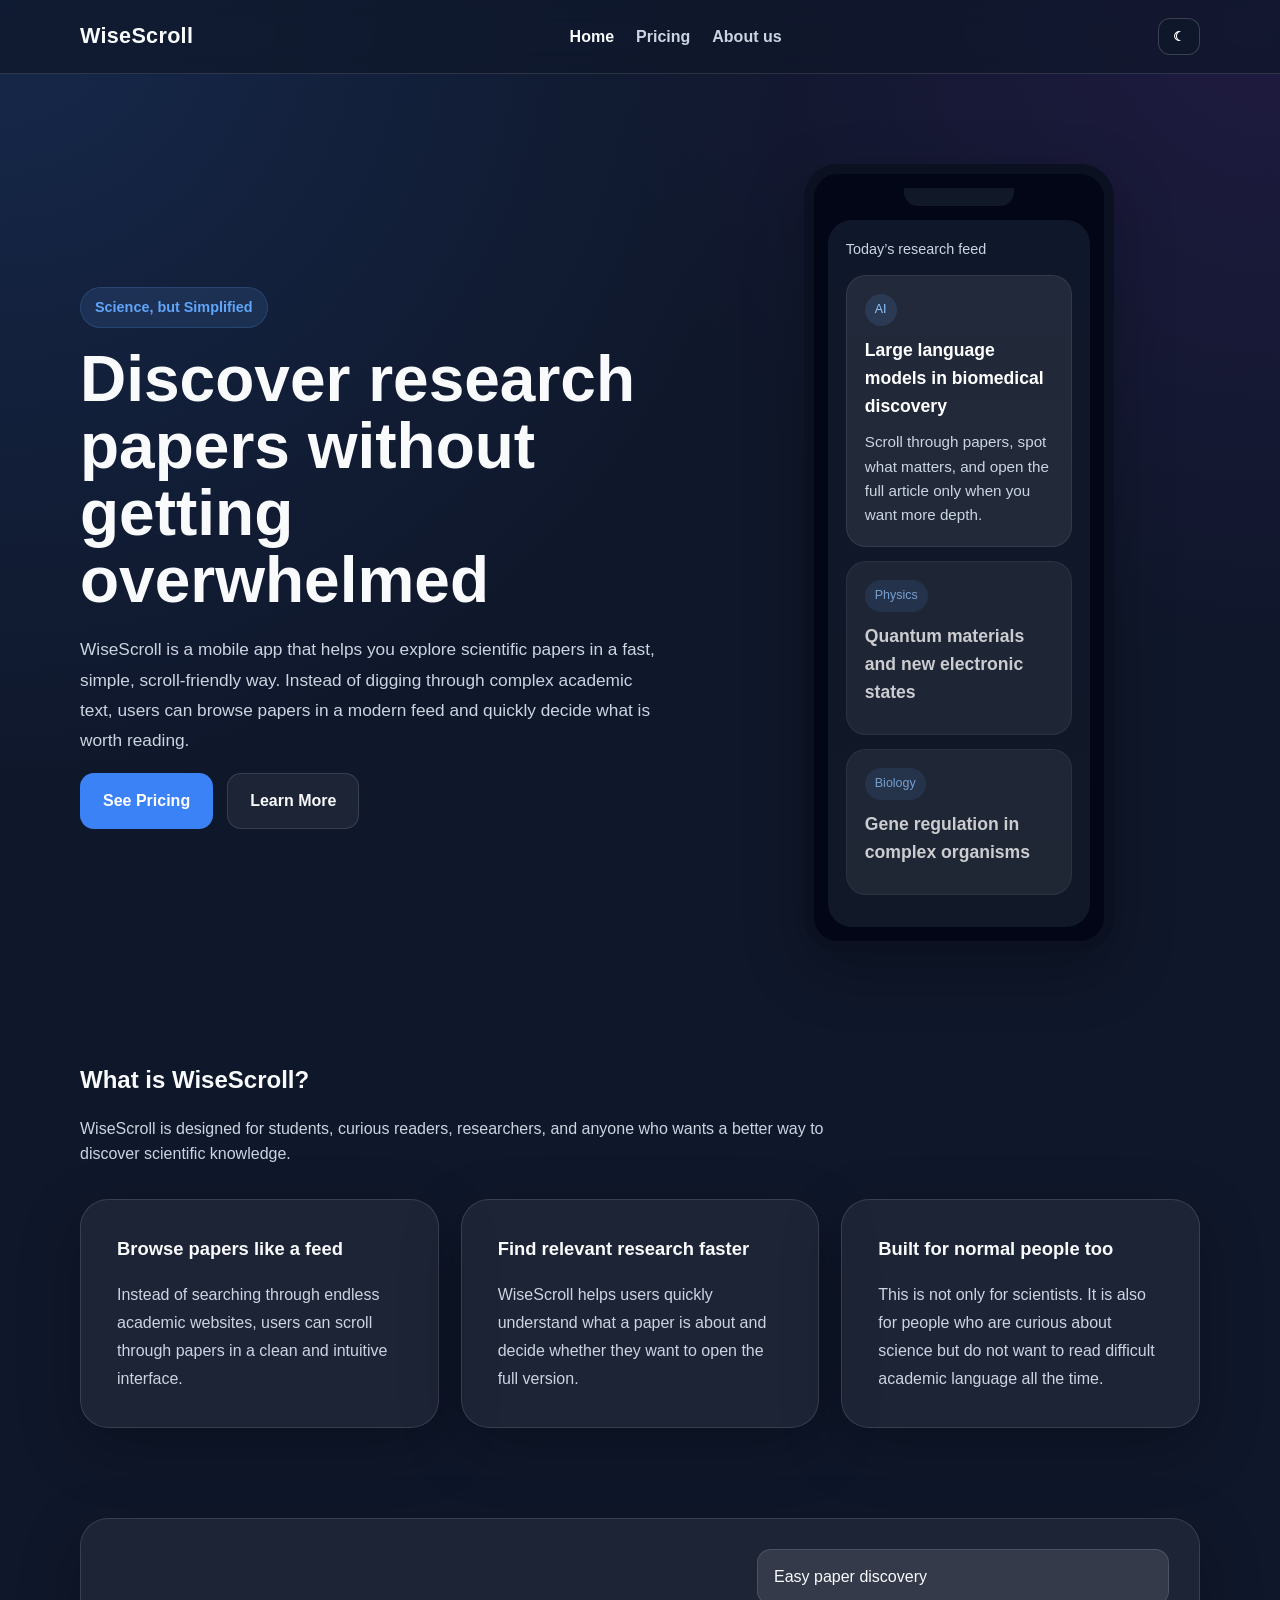
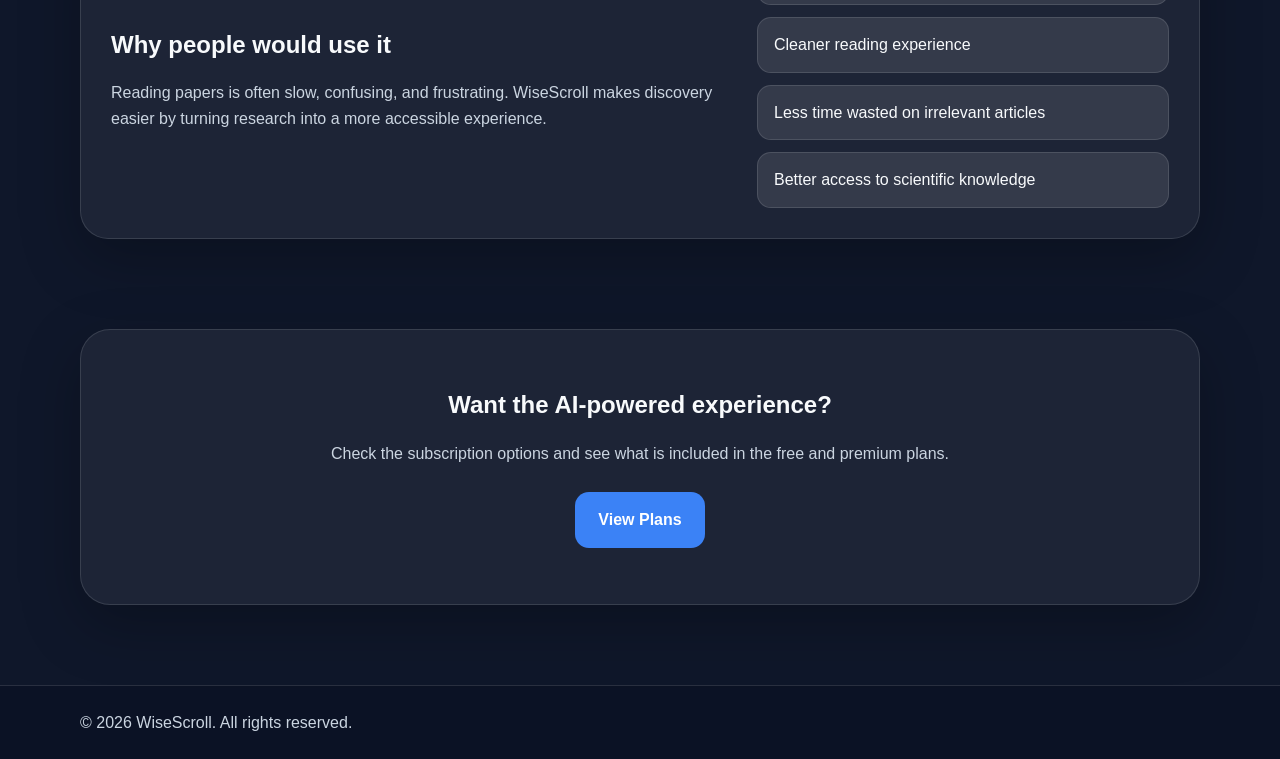
<file: index.html>
<!DOCTYPE html>
<html lang="en">
<head>
  <meta charset="UTF-8" />
  <meta name="viewport" content="width=device-width, initial-scale=1.0" />
  <title>WiseScroll — Research made simple</title>
  <link rel="stylesheet" href="style.css" />
</head>
<body>
  <header class="navbar">
    <div class="container nav-content">
      <div class="logo">WiseScroll</div>
      <nav>
        <ul class="nav-links">
          <li><a href="index.html" class="active">Home</a></li>
          <li><a href="pricing.html">Pricing</a></li>
          <li><a href="about.html">About us</a></li>
        </ul>
      </nav>
      <button id="themeToggle" class="theme-toggle">Toggle Theme</button>
    </div>
  </header>

  <main>
    <section class="hero">
      <div class="container hero-grid">
        <div class="hero-text">
          <span class="badge">Science, but Simplified</span>
          <h1>Discover research papers without getting overwhelmed</h1>
          <p class="hero-description">
            WiseScroll is a mobile app that helps you explore scientific papers in a fast,
            simple, scroll-friendly way. Instead of digging through complex academic text,
            users can browse papers in a modern feed and quickly decide what is worth reading.
          </p>
          <div class="hero-buttons">
            <a href="pricing.html" class="btn btn-primary">See Pricing</a>
            <a href="#how-it-works" class="btn btn-secondary">Learn More</a>
          </div>
        </div>

        <div class="phone-card">
          <div class="phone">
            <div class="phone-notch"></div>
            <div class="phone-screen">
              <p class="mini-label">Today’s research feed</p>
              <div class="paper-card">
                <span class="paper-tag">AI</span>
                <h3>Large language models in biomedical discovery</h3>
                <p>
                  Scroll through papers, spot what matters, and open the full article only when
                  you want more depth.
                </p>
              </div>
              <div class="paper-card muted">
                <span class="paper-tag">Physics</span>
                <h3>Quantum materials and new electronic states</h3>
              </div>
              <div class="paper-card muted">
                <span class="paper-tag">Biology</span>
                <h3>Gene regulation in complex organisms</h3>
              </div>
            </div>
          </div>
        </div>
      </div>
    </section>

    <section class="features" id="how-it-works">
      <div class="container">
        <h2>What is WiseScroll?</h2>
        <p class="section-subtitle">
          WiseScroll is designed for students, curious readers, researchers, and anyone who wants
          a better way to discover scientific knowledge.
        </p>

        <div class="feature-grid">
          <article class="feature-card">
            <h3>Browse papers like a feed</h3>
            <p>
              Instead of searching through endless academic websites, users can scroll through
              papers in a clean and intuitive interface.
            </p>
          </article>

          <article class="feature-card">
            <h3>Find relevant research faster</h3>
            <p>
              WiseScroll helps users quickly understand what a paper is about and decide whether
              they want to open the full version.
            </p>
          </article>

          <article class="feature-card">
            <h3>Built for normal people too</h3>
            <p>
              This is not only for scientists. It is also for people who are curious about science
              but do not want to read difficult academic language all the time.
            </p>
          </article>
        </div>
      </div>
    </section>

    <section class="highlight">
      <div class="container highlight-box">
        <div>
          <h2>Why people would use it</h2>
          <p>
            Reading papers is often slow, confusing, and frustrating. WiseScroll makes discovery
            easier by turning research into a more accessible experience.
          </p>
        </div>
        <ul class="highlight-list">
          <li>Easy paper discovery</li>
          <li>Cleaner reading experience</li>
          <li>Less time wasted on irrelevant articles</li>
          <li>Better access to scientific knowledge</li>
        </ul>
      </div>
    </section>

    <section class="cta">
      <div class="container cta-box">
        <h2>Want the AI-powered experience?</h2>
        <p>
          Check the subscription options and see what is included in the free and premium plans.
        </p>
        <a href="pricing.html" class="btn btn-primary">View Plans</a>
      </div>
    </section>
  </main>

  <footer class="footer">
    <div class="container footer-content">
      <p>© 2026 WiseScroll. All rights reserved.</p>
    </div>
  </footer>

  <script src="script.js"></script>
</body>
</html>
</file>
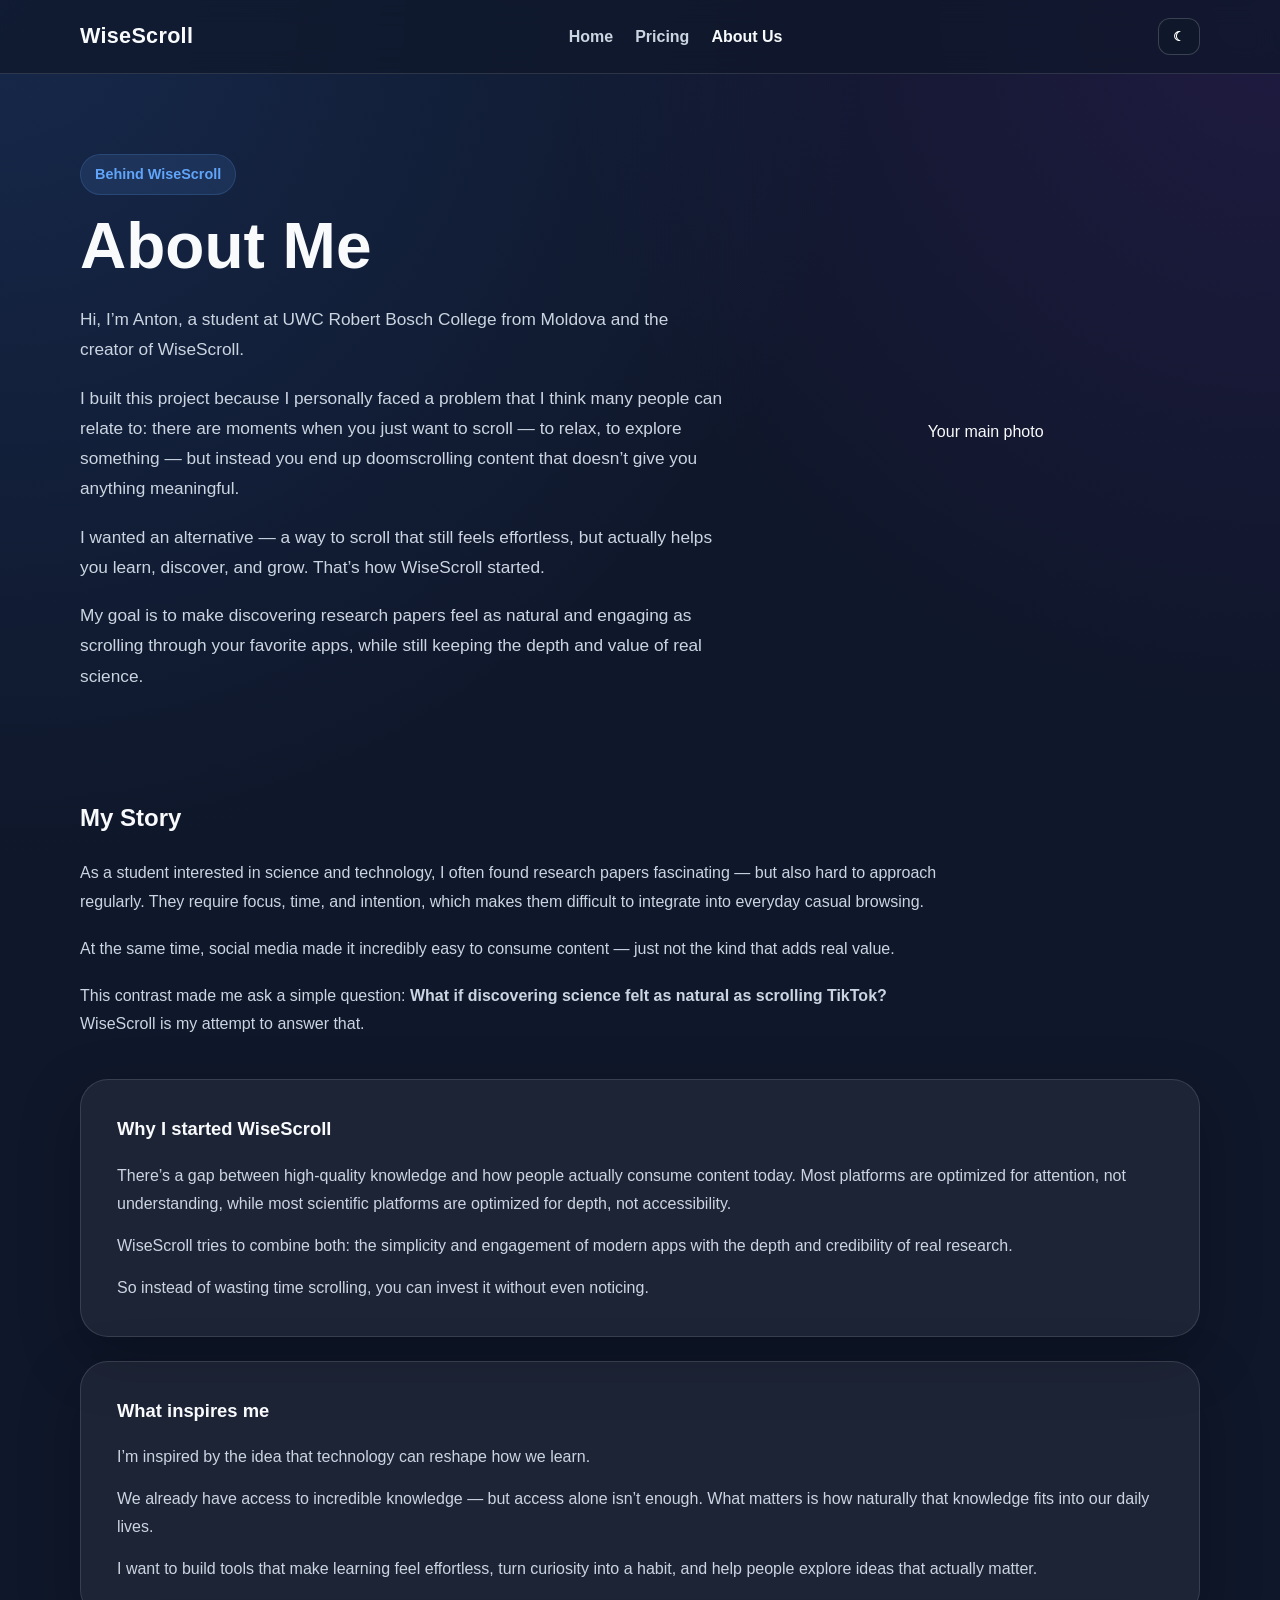
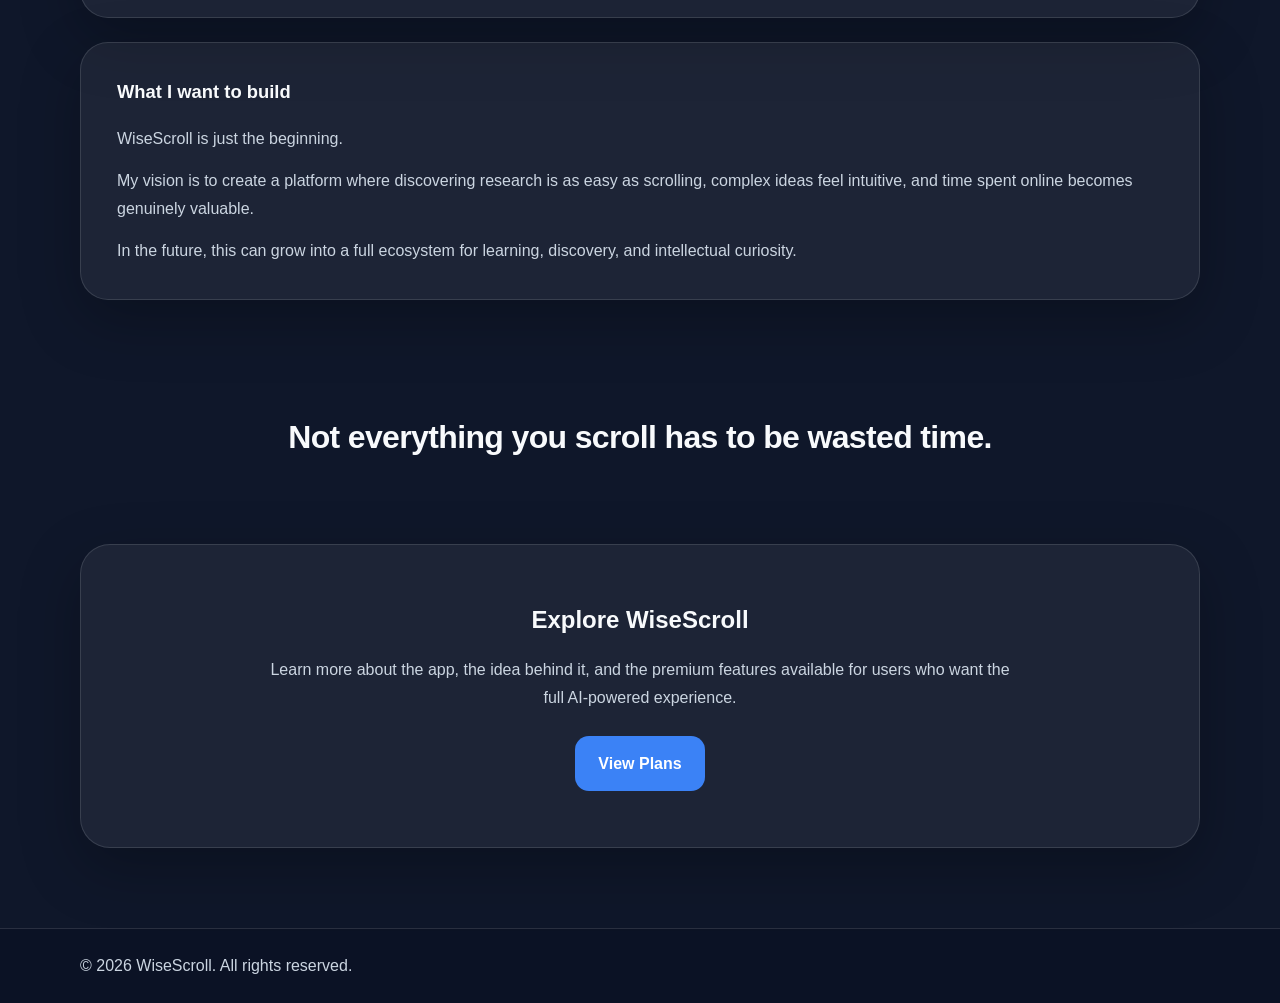
<file: about.html>
<!DOCTYPE html>
<html lang="en">
<head>
  <meta charset="UTF-8" />
  <meta name="viewport" content="width=device-width, initial-scale=1.0" />
  <title>WiseScroll — About Me</title>
  <link rel="stylesheet" href="style.css" />
</head>
<body>
  <header class="navbar">
    <div class="container nav-content">
      <div class="logo">WiseScroll</div>
      <nav>
        <ul class="nav-links">
          <li><a href="index.html">Home</a></li>
          <li><a href="pricing.html">Pricing</a></li>
          <li><a href="about.html" class="active">About Us</a></li>
        </ul>
      </nav>
      <button id="themeToggle" class="theme-toggle">Toggle Theme</button>
    </div>
  </header>

  <main>
    <section class="about-hero">
      <div class="container about-hero-grid">
        <div class="about-hero-text">
          <span class="badge about-badge">Behind WiseScroll</span>
          <h1>About Me</h1>

          <p class="hero-description">
            Hi, I’m Anton, a student at UWC Robert Bosch College from Moldova and the creator of WiseScroll.
          </p>

          <p class="hero-description">
            I built this project because I personally faced a problem that I think many people can relate to:
            there are moments when you just want to scroll — to relax, to explore something — but instead
            you end up doomscrolling content that doesn’t give you anything meaningful.
          </p>

          <p class="hero-description">
            I wanted an alternative — a way to scroll that still feels effortless, but actually helps you
            learn, discover, and grow. That’s how WiseScroll started.
          </p>

          <p class="hero-description">
            My goal is to make discovering research papers feel as natural and engaging as scrolling through
            your favorite apps, while still keeping the depth and value of real science.
          </p>
        </div>

        <div class="about-main-photo">
          <div class="image-placeholder large">
            <span>Your main photo</span>
          </div>
        </div>
      </div>
    </section>

    <section class="about-story">
      <div class="container">
        <h2>My Story</h2>
        <p class="section-subtitle about-intro">
          As a student interested in science and technology, I often found research papers fascinating — but
          also hard to approach regularly. They require focus, time, and intention, which makes them difficult
          to integrate into everyday casual browsing.
        </p>

        <p class="section-subtitle about-intro">
          At the same time, social media made it incredibly easy to consume content — just not the kind that
          adds real value.
        </p>

        <p class="section-subtitle about-intro">
          This contrast made me ask a simple question: <strong>What if discovering science felt as natural as scrolling TikTok?</strong>
          WiseScroll is my attempt to answer that.
        </p>

        <div class="story-grid">
          <article class="feature-card">
            <h3>Why I started WiseScroll</h3>
            <p>
              There’s a gap between high-quality knowledge and how people actually consume content today.
              Most platforms are optimized for attention, not understanding, while most scientific platforms
              are optimized for depth, not accessibility.
            </p>
            <p>
              WiseScroll tries to combine both: the simplicity and engagement of modern apps with the depth
              and credibility of real research.
            </p>
            <p>
              So instead of wasting time scrolling, you can invest it without even noticing.
            </p>
          </article>

          <article class="feature-card">
            <h3>What inspires me</h3>
            <p>
              I’m inspired by the idea that technology can reshape how we learn.
            </p>
            <p>
              We already have access to incredible knowledge — but access alone isn’t enough. What matters
              is how naturally that knowledge fits into our daily lives.
            </p>
            <p>
              I want to build tools that make learning feel effortless, turn curiosity into a habit, and help
              people explore ideas that actually matter.
            </p>
          </article>

          <article class="feature-card">
            <h3>What I want to build</h3>
            <p>
              WiseScroll is just the beginning.
            </p>
            <p>
              My vision is to create a platform where discovering research is as easy as scrolling, complex
              ideas feel intuitive, and time spent online becomes genuinely valuable.
            </p>
            <p>
              In the future, this can grow into a full ecosystem for learning, discovery, and intellectual curiosity.
            </p>
          </article>
        </div>
      </div>
    </section>

    <section class="about-quote-section">
      <div class="container">
        <blockquote class="about-quote">
          Not everything you scroll has to be wasted time.
        </blockquote>
      </div>
    </section>

    <section class="cta">
      <div class="container cta-box">
        <h2>Explore WiseScroll</h2>
        <p>
          Learn more about the app, the idea behind it, and the premium features available for users who want the full AI-powered experience.
        </p>
        <a href="pricing.html" class="btn btn-primary">View Plans</a>
      </div>
    </section>
  </main>

  <footer class="footer">
    <div class="container footer-content">
      <p>© 2026 WiseScroll. All rights reserved.</p>
    </div>
  </footer>

  <script src="script.js"></script>
</body>
</html>
</file>
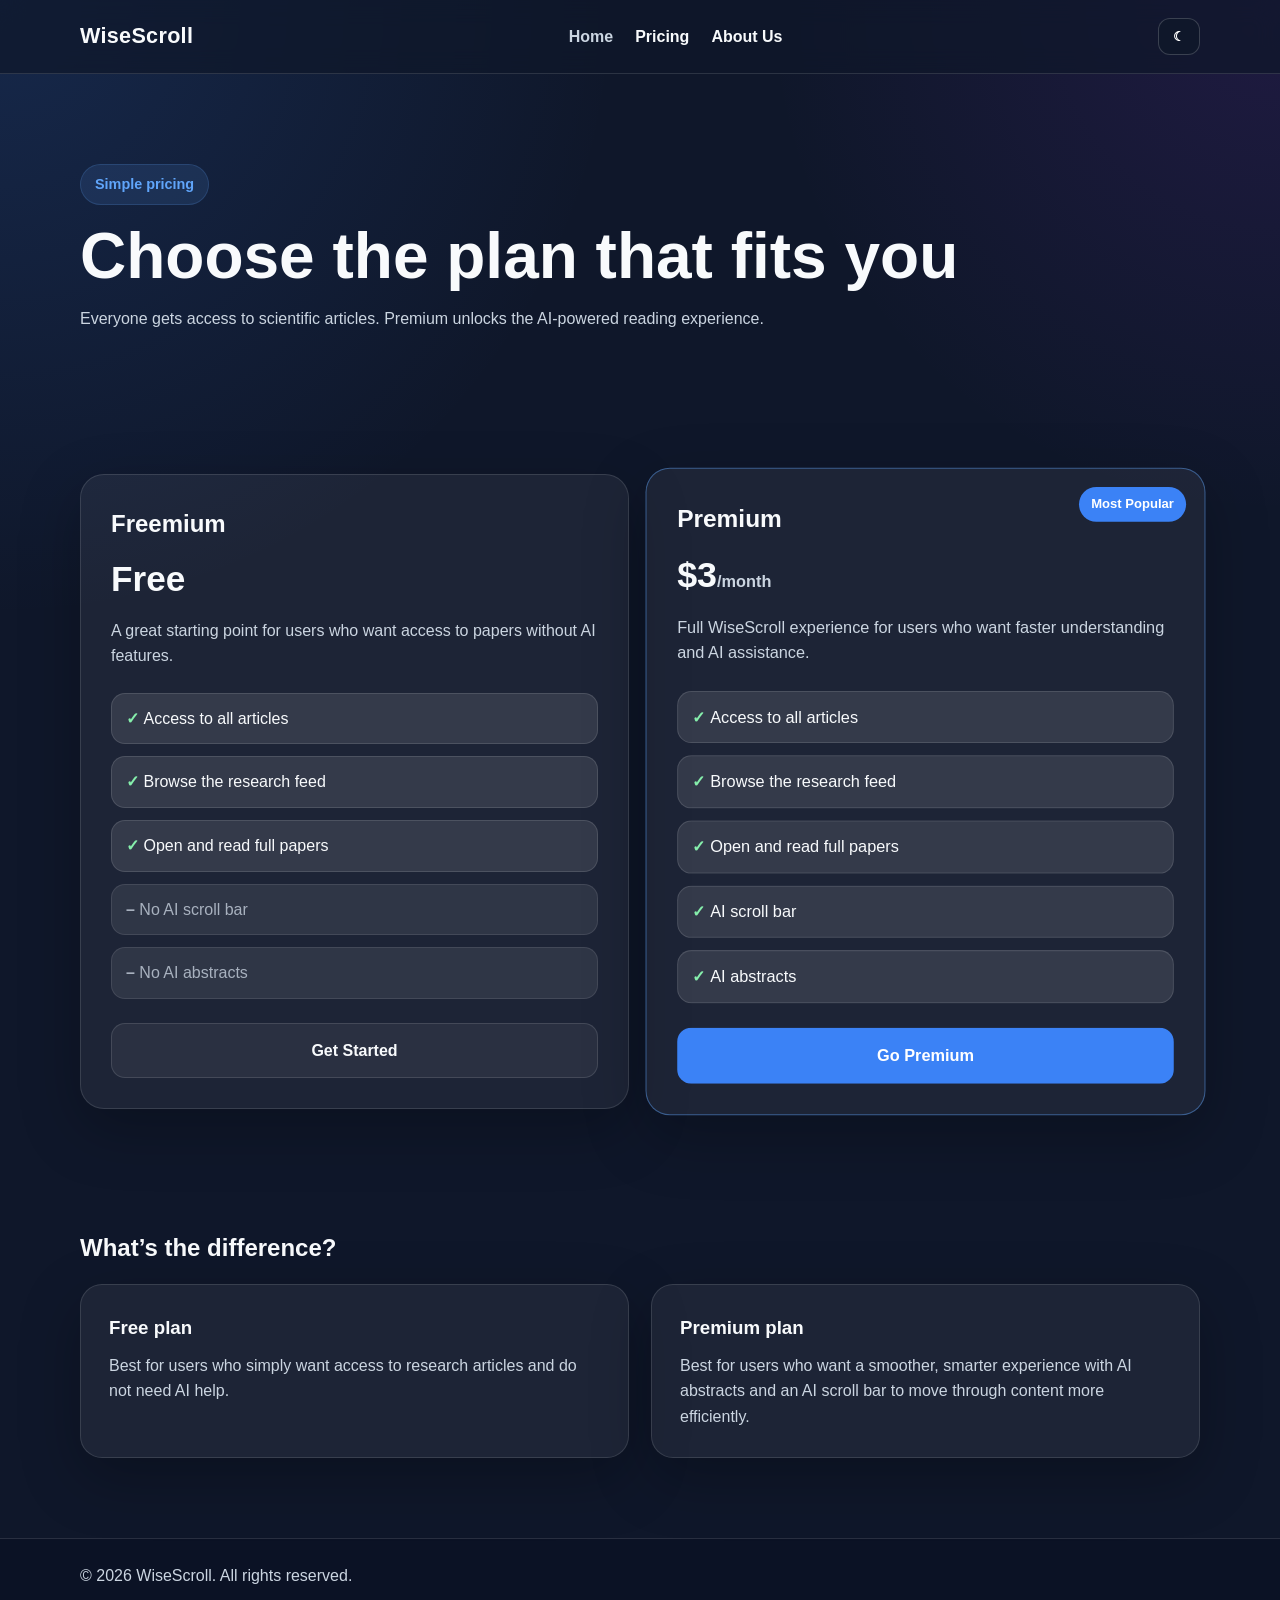
<file: pricing.html>
<!DOCTYPE html>
<html lang="en">
<head>
  <meta charset="UTF-8" />
  <meta name="viewport" content="width=device-width, initial-scale=1.0" />
  <title>WiseScroll — Pricing</title>
  <link rel="stylesheet" href="style.css" />
</head>
<body>
  <header class="navbar">
    <div class="container nav-content">
      <div class="logo">WiseScroll</div>
      <nav>
        <ul class="nav-links">
          <li><a href="index.html">Home</a></li>
          <li><a href="pricing.html" class="active">Pricing</a></li>
          <li><a href="about.html" class="active">About Us</a></li>
        </ul>
      </nav>
      <button id="themeToggle" class="theme-toggle">Toggle Theme</button>
    </div>
  </header>

  <main>
    <section class="pricing-hero">
      <div class="container">
        <span class="badge">Simple pricing</span>
        <h1>Choose the plan that fits you</h1>
        <p class="section-subtitle pricing-subtitle">
          Everyone gets access to scientific articles. Premium unlocks the AI-powered reading
          experience.
        </p>
      </div>
    </section>

    <section class="pricing-section">
      <div class="container pricing-grid">
        <article class="pricing-card">
          <div class="pricing-top">
            <h2>Freemium</h2>
            <p class="price">Free</p>
            <p class="plan-description">
              A great starting point for users who want access to papers without AI features.
            </p>
          </div>

          <ul class="pricing-features">
            <li>Access to all articles</li>
            <li>Browse the research feed</li>
            <li>Open and read full papers</li>
            <li class="disabled">No AI scroll bar</li>
            <li class="disabled">No AI abstracts</li>
          </ul>

          <a href="#" class="btn btn-secondary full-width">Get Started</a>
        </article>

        <article class="pricing-card featured-plan">
          <div class="popular-tag">Most Popular</div>
          <div class="pricing-top">
            <h2>Premium</h2>
            <p class="price">$3<span>/month</span></p>
            <p class="plan-description">
              Full WiseScroll experience for users who want faster understanding and AI assistance.
            </p>
          </div>

          <ul class="pricing-features">
            <li>Access to all articles</li>
            <li>Browse the research feed</li>
            <li>Open and read full papers</li>
            <li>AI scroll bar</li>
            <li>AI abstracts</li>
          </ul>

          <a href="#" class="btn btn-primary full-width">Go Premium</a>
        </article>
      </div>
    </section>

    <section class="comparison">
      <div class="container">
        <h2>What’s the difference?</h2>
        <div class="comparison-box">
          <div class="comparison-item">
            <h3>Free plan</h3>
            <p>
              Best for users who simply want access to research articles and do not need AI help.
            </p>
          </div>
          <div class="comparison-item">
            <h3>Premium plan</h3>
            <p>
              Best for users who want a smoother, smarter experience with AI abstracts and an AI
              scroll bar to move through content more efficiently.
            </p>
          </div>
        </div>
      </div>
    </section>
  </main>

  <footer class="footer">
    <div class="container footer-content">
      <p>© 2026 WiseScroll. All rights reserved.</p>
    </div>
  </footer>

  <script src="script.js"></script>
</body>
</html>
</file>
<file: style.css>
:root {
  --bg: #0f172a;
  --bg-secondary: #111827;
  --card: rgba(255, 255, 255, 0.06);
  --card-strong: rgba(255, 255, 255, 0.1);
  --text: #f8fafc;
  --muted: #cbd5e1;
  --border: rgba(255, 255, 255, 0.12);
  --accent: #60a5fa;
  --accent-strong: #3b82f6;
  --success: #86efac;
  --shadow: 0 20px 60px rgba(0, 0, 0, 0.25);
}

body.light-theme {
  --bg: #f8fafc;
  --bg-secondary: #e2e8f0;
  --card: rgba(255, 255, 255, 0.8);
  --card-strong: rgba(255, 255, 255, 1);
  --text: #0f172a;
  --muted: #475569;
  --border: rgba(15, 23, 42, 0.12);
  --accent: #2563eb;
  --accent-strong: #1d4ed8;
  --success: #16a34a;
  --shadow: 0 20px 60px rgba(15, 23, 42, 0.08);
}

* {
  box-sizing: border-box;
  margin: 0;
  padding: 0;
}

html {
  scroll-behavior: smooth;
}

body {
  font-family: Arial, Helvetica, sans-serif;
  background:
    radial-gradient(circle at top left, rgba(59, 130, 246, 0.16), transparent 30%),
    radial-gradient(circle at top right, rgba(147, 51, 234, 0.12), transparent 25%),
    var(--bg);
  color: var(--text);
  line-height: 1.6;
}

.container {
  width: min(1120px, calc(100% - 40px));
  margin: 0 auto;
}

.navbar {
  position: sticky;
  top: 0;
  z-index: 100;
  backdrop-filter: blur(12px);
  background: rgba(15, 23, 42, 0.7);
  border-bottom: 1px solid var(--border);
}

body.light-theme .navbar {
  background: rgba(248, 250, 252, 0.8);
}

.nav-content {
  display: flex;
  justify-content: space-between;
  align-items: center;
  padding: 18px 0;
}

.logo {
  font-size: 1.35rem;
  font-weight: 700;
  letter-spacing: 0.3px;
}

.nav-links {
  list-style: none;
  display: flex;
  gap: 22px;
}

.nav-links a {
  color: var(--muted);
  text-decoration: none;
  font-weight: 600;
  transition: 0.2s ease;
}

.nav-links a:hover,
.nav-links a.active {
  color: var(--text);
}

.hero,
.pricing-hero {
  padding: 90px 0 70px;
}

.hero-grid {
  display: grid;
  grid-template-columns: 1.1fr 0.9fr;
  gap: 48px;
  align-items: center;
}

.badge {
  display: inline-block;
  padding: 8px 14px;
  border-radius: 999px;
  background: rgba(96, 165, 250, 0.12);
  color: var(--accent);
  font-size: 0.9rem;
  font-weight: 700;
  margin-bottom: 18px;
  border: 1px solid rgba(96, 165, 250, 0.18);
}

h1 {
  font-size: clamp(2.4rem, 5vw, 4.2rem);
  line-height: 1.05;
  margin-bottom: 20px;
}

.hero-description,
.section-subtitle,
.plan-description,
.comparison-item p,
.feature-card p,
.highlight-box p,
.cta-box p {
  color: var(--muted);
}

.hero-description {
  max-width: 700px;
  font-size: 1.08rem;
  margin-bottom: 28px;
}

.hero-buttons {
  display: flex;
  flex-wrap: wrap;
  gap: 14px;
}

.btn {
  display: inline-block;
  padding: 14px 22px;
  border-radius: 14px;
  text-decoration: none;
  font-weight: 700;
  transition: transform 0.2s ease, opacity 0.2s ease, background 0.2s ease;
  border: 1px solid var(--border);
}

.btn:hover {
  transform: translateY(-2px);
  opacity: 0.95;
}

.btn-primary {
  background: var(--accent-strong);
  color: white;
  border-color: transparent;
}

.btn-secondary {
  background: var(--card);
  color: var(--text);
}

.phone-card {
  display: flex;
  justify-content: center;
}

.phone {
  width: 310px;
  background: #020617;
  border: 10px solid #0b1120;
  border-radius: 34px;
  padding: 14px;
  box-shadow: var(--shadow);
}

.phone-notch {
  width: 110px;
  height: 18px;
  background: #111827;
  border-radius: 0 0 14px 14px;
  margin: 0 auto 14px;
}

.phone-screen {
  min-height: 520px;
  border-radius: 24px;
  background: linear-gradient(180deg, #0f172a 0%, #111827 100%);
  padding: 18px;
}

.mini-label {
  color: #cbd5e1;
  font-size: 0.9rem;
  margin-bottom: 14px;
}

.paper-card {
  background: rgba(255, 255, 255, 0.08);
  border: 1px solid rgba(255, 255, 255, 0.08);
  border-radius: 20px;
  padding: 18px;
  margin-bottom: 14px;
}

.paper-card h3 {
  margin: 10px 0 10px;
  font-size: 1.1rem;
  color: white;
}

.paper-card p {
  color: #cbd5e1;
  font-size: 0.95rem;
}

.paper-card.muted {
  opacity: 0.78;
}

.paper-tag {
  display: inline-block;
  font-size: 0.78rem;
  background: rgba(96, 165, 250, 0.14);
  color: #93c5fd;
  padding: 6px 10px;
  border-radius: 999px;
}

.features,
.pricing-section,
.comparison {
  padding: 40px 0 80px;
}

.features h2,
.highlight h2,
.cta h2,
.pricing-hero h1,
.comparison h2 {
  margin-bottom: 16px;
}

.section-subtitle {
  max-width: 760px;
  margin-bottom: 32px;
}

.feature-grid,
.pricing-grid,
.comparison-box {
  display: grid;
  gap: 22px;
}

.feature-grid {
  grid-template-columns: repeat(3, 1fr);
}

.feature-card,
.pricing-card,
.comparison-item,
.highlight-box,
.cta-box {
  background: var(--card);
  border: 1px solid var(--border);
  box-shadow: var(--shadow);
}

.feature-card {
  border-radius: 22px;
  padding: 28px;
}

.feature-card h3 {
  margin-bottom: 10px;
  font-size: 1.15rem;
}

.highlight {
  padding: 10px 0 70px;
}

.highlight-box {
  border-radius: 28px;
  padding: 30px;
  display: grid;
  grid-template-columns: 1.2fr 0.8fr;
  gap: 28px;
  align-items: center;
}

.highlight-list {
  list-style: none;
  display: grid;
  gap: 12px;
}

.highlight-list li {
  padding: 14px 16px;
  border-radius: 14px;
  background: var(--card-strong);
  border: 1px solid var(--border);
}

.cta {
  padding: 0 0 90px;
}

.cta-box {
  border-radius: 28px;
  padding: 36px;
  text-align: center;
}

.cta-box p {
  margin: 12px auto 24px;
  max-width: 650px;
}

.pricing-subtitle {
  max-width: 700px;
}

.pricing-grid {
  grid-template-columns: repeat(2, 1fr);
  align-items: stretch;
}

.pricing-card {
  position: relative;
  border-radius: 24px;
  padding: 30px;
}

.featured-plan {
  border: 1px solid rgba(96, 165, 250, 0.45);
  transform: scale(1.02);
}

.popular-tag {
  position: absolute;
  top: 18px;
  right: 18px;
  padding: 7px 12px;
  background: var(--accent-strong);
  color: white;
  border-radius: 999px;
  font-size: 0.8rem;
  font-weight: 700;
}

.pricing-top h2 {
  font-size: 1.5rem;
  margin-bottom: 8px;
}

.price {
  font-size: 2.2rem;
  font-weight: 800;
  margin-bottom: 10px;
}

.price span {
  font-size: 1rem;
  font-weight: 600;
  color: var(--muted);
}

.plan-description {
  margin-bottom: 24px;
}

.pricing-features {
  list-style: none;
  display: grid;
  gap: 12px;
  margin-bottom: 24px;
}

.pricing-features li {
  padding: 12px 14px;
  border-radius: 14px;
  background: var(--card-strong);
  border: 1px solid var(--border);
}

.pricing-features li::before {
  content: "✓ ";
  color: var(--success);
  font-weight: 700;
}

.pricing-features li.disabled {
  color: var(--muted);
  opacity: 0.8;
}

.pricing-features li.disabled::before {
  content: "– ";
  color: var(--muted);
}

.full-width {
  width: 100%;
  text-align: center;
}

.comparison-box {
  grid-template-columns: repeat(2, 1fr);
}

.comparison-item {
  border-radius: 22px;
  padding: 28px;
}

.comparison-item h3 {
  margin-bottom: 10px;
}

.footer {
  border-top: 1px solid var(--border);
  padding: 24px 0;
  background: rgba(2, 6, 23, 0.25);
}

body.light-theme .footer {
  background: rgba(255, 255, 255, 0.3);
}

.footer-content {
  display: flex;
  justify-content: space-between;
  align-items: center;
  gap: 20px;
}

.footer p {
  color: var(--muted);
}

.theme-toggle {
  background: var(--card);
  color: var(--text);
  border: 1px solid var(--border);
  padding: 10px 14px;
  border-radius: 12px;
  cursor: pointer;
  font-weight: 600;
}

.theme-toggle:hover {
  opacity: 0.92;
}

@media (max-width: 900px) {
  .hero-grid,
  .highlight-box,
  .pricing-grid,
  .comparison-box,
  .feature-grid {
    grid-template-columns: 1fr;
  }

  .phone-card {
    margin-top: 12px;
  }

  .featured-plan {
    transform: none;
  }
}

@media (max-width: 600px) {
  .nav-content,
  .footer-content {
    flex-direction: column;
    align-items: flex-start;
  }

  .nav-links {
    gap: 14px;
  }

  .hero,
  .pricing-hero {
    padding: 70px 0 50px;
  }

  .phone {
    width: 100%;
    max-width: 320px;
  }

  .feature-card,
  .pricing-card,
  .comparison-item,
  .highlight-box,
  .cta-box {
    padding: 22px;
  }
}
.about-hero {
  padding: 80px 0 60px;
}

.about-hero-grid {
  display: grid;
  grid-template-columns: 1.2fr 0.8fr;
  gap: 48px;
  align-items: center;
}

.about-badge {
  display: inline-block;
  margin-bottom: 18px;
}

.about-hero-text h1 {
  margin-bottom: 24px;
}

.hero-description {
  margin-bottom: 18px;
  line-height: 1.75;
  max-width: 760px;
}

.about-main-photo {
  display: flex;
  justify-content: center;
}

.image-placeholder.large {
  width: 100%;
  max-width: 360px;
  min-height: 420px;
  border-radius: 24px;
  display: flex;
  align-items: center;
  justify-content: center;
  text-align: center;
  padding: 20px;
}

.about-story {
  padding: 30px 0 20px;
}

.about-story h2 {
  margin-bottom: 22px;
}

.about-intro {
  max-width: 860px;
  line-height: 1.8;
  margin-bottom: 18px;
}

.story-grid {
  display: grid;
  gap: 24px;
  margin-top: 40px;
}

.feature-card {
  padding: 34px 36px;
  border-radius: 28px;
}

.feature-card h3 {
  margin-bottom: 18px;
}

.feature-card p {
  margin-bottom: 14px;
  line-height: 1.75;
}

.feature-card p:last-child {
  margin-bottom: 0;
}

.about-quote-section {
  padding: 70px 0 40px;
}

.about-quote {
  max-width: 900px;
  margin: 0 auto;
  text-align: center;
  font-size: 2rem;
  line-height: 1.4;
  font-weight: 600;
  letter-spacing: -0.02em;
  color: inherit;
  position: relative;
}

.about-quote::before,
.about-quote::after {
  content: "";
  display: block;
  width: 72px;
  height: 1px;
  margin: 0 auto 24px;
  background: rgba(15, 23, 42, 0.15);
}

.about-quote::after {
  margin: 24px auto 0;
}

.cta {
  padding: 20px 0 80px;
}

.cta-box {
  padding: 56px 32px;
  border-radius: 30px;
  text-align: center;
}

.cta-box h2 {
  margin-bottom: 16px;
}

.cta-box p {
  max-width: 760px;
  margin: 0 auto 24px;
  line-height: 1.75;
}

@media (max-width: 900px) {
  .about-hero-grid {
    grid-template-columns: 1fr;
    gap: 32px;
  }

  .about-main-photo {
    justify-content: flex-start;
  }

  .image-placeholder.large {
    max-width: 100%;
    min-height: 300px;
  }

  .about-quote {
    font-size: 1.5rem;
  }

  .feature-card {
    padding: 28px 24px;
  }

  .cta-box {
    padding: 42px 24px;
  }
}
.nav-content {
  display: flex;
  align-items: center;
  justify-content: space-between;
}

.nav-right {
  display: flex;
  align-items: center;
  gap: 18px;
}

.theme-icon-btn {
  border: 1px solid rgba(15, 23, 42, 0.12);
  background: transparent;
  width: 42px;
  height: 42px;
  border-radius: 999px;
  font-size: 1.1rem;
  cursor: pointer;
  display: flex;
  align-items: center;
  justify-content: center;
  transition: all 0.2s ease;
}

.theme-icon-btn:hover {
  transform: translateY(-1px);
  background: rgba(15, 23, 42, 0.04);
}

@media (max-width: 768px) {
  .nav-right {
    gap: 10px;
  }

  .theme-icon-btn {
    width: 38px;
    height: 38px;
    font-size: 1rem;
  }
}
</file>
